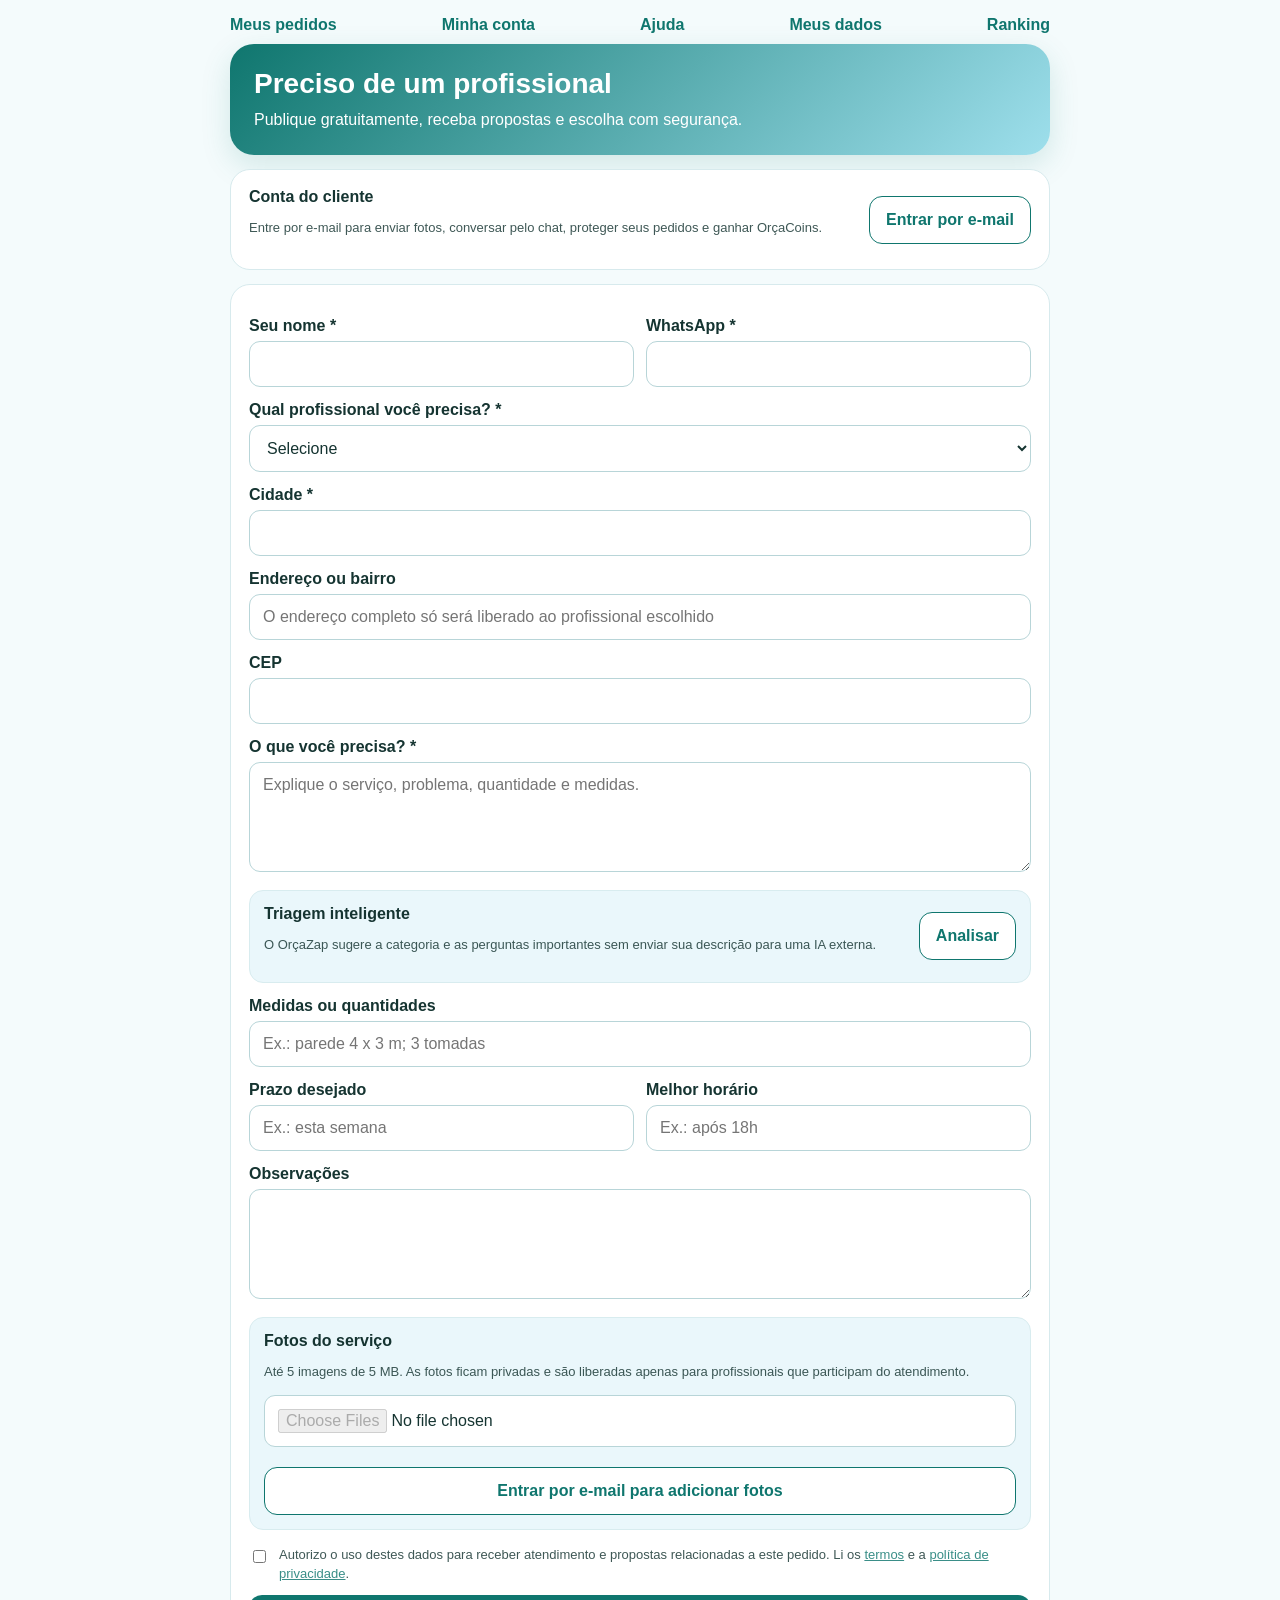
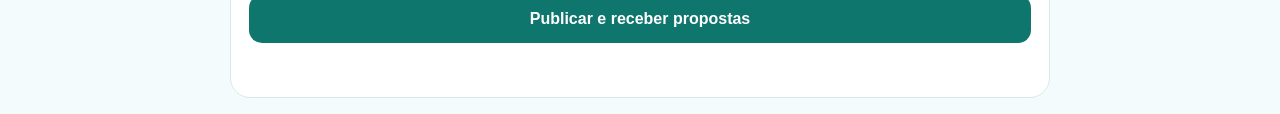
<file: index.html>
<!doctype html>
<html lang="pt-BR">
<head>
  <meta charset="utf-8">
  <meta name="viewport" content="width=device-width,initial-scale=1">
  <meta name="theme-color" content="#0f766e">
  <title>Preciso de um profissional | OrçaZap</title>
  <link rel="stylesheet" href="styles.css">
  <link rel="manifest" href="app.webmanifest">
  <link rel="icon" href="icon-192.png">
  <script src="pwa.js" defer></script>
</head>
<body>
<main>
  <nav>
    <a href="meus-pedidos.html">Meus pedidos</a>
    <a href="cliente.html">Minha conta</a>
    <a href="ajuda.html">Ajuda</a>
    <a href="privacidade-conta.html">Meus dados</a>
    <a href="ranking.html">Ranking</a>
  </nav>

  <header class="hero">
    <h1 id="pageTitle">Preciso de um profissional</h1>
    <p id="pageSubtitle">
      Descreva o serviço e receba propostas de profissionais compatíveis.
    </p>
  </header>

  <section id="accountArea" class="card"></section>

  <form id="orderForm" class="card">
    <div class="grid">
      <div>
        <label for="clientName">Seu nome *</label>
        <input id="clientName" required autocomplete="name" maxlength="120">
      </div>
      <div>
        <label for="clientPhone">WhatsApp *</label>
        <input id="clientPhone" required inputmode="tel" autocomplete="tel" maxlength="30">
      </div>
    </div>

    <label for="profession">Qual profissional você precisa? *</label>
    <select id="profession" required>
      <option value="">Selecione</option>
      <option>Pintor</option>
      <option>Pedreiro / Reformas</option>
      <option>Eletricista</option>
      <option>Encanador / Hidráulica</option>
      <option>Gesseiro / Drywall</option>
      <option>Marceneiro</option>
      <option>Serralheiro</option>
      <option>Vidraceiro</option>
      <option>Técnico de ar-condicionado</option>
      <option>Técnico de eletrodomésticos</option>
      <option>Técnico de T.I.</option>
      <option>Assistência técnica de celular</option>
      <option>Instalador de câmeras / segurança</option>
      <option>Instalador de internet / redes</option>
      <option>Montador de móveis</option>
      <option>Chaveiro</option>
      <option>Jardineiro</option>
      <option>Piscineiro</option>
      <option>Diarista / Faxina</option>
      <option>Lavagem de estofados</option>
      <option>Dedetizador</option>
      <option>Mudanças / Frete</option>
      <option>Mecânico</option>
      <option>Funileiro / Pintura automotiva</option>
      <option>Estética automotiva</option>
      <option>Fotógrafo / Videomaker</option>
      <option>Designer / Gráfica</option>
      <option>Manicure / Beleza</option>
      <option>Cabeleireiro / Barbeiro</option>
      <option>Costureira / Ajustes</option>
      <option>Personal trainer</option>
      <option>Professor particular</option>
      <option>Cuidador</option>
      <option>Eventos / Decoração</option>
      <option>Babá / Cuidador infantil</option>
      <option>Pet sitter / Passeador de cães</option>
      <option>Banho e tosa</option>
      <option>Massagista / Terapias</option>
      <option>Maquiadora</option>
      <option>Depilação / Estética</option>
      <option>Tatuador / Piercing</option>
      <option>Aulas de música</option>
      <option>Aulas de idiomas</option>
      <option>Consultor de vendas</option>
      <option>Social media</option>
      <option>Redator / Copywriter</option>
      <option>Desenvolvedor / Programador</option>
      <option>Motoboy / Entregas</option>
      <option>Guincho / Reboque</option>
      <option>Soldador</option>
      <option>Calheiro</option>
      <option>Telhadista</option>
      <option>Impermeabilização</option>
      <option>Energia solar</option>
      <option>Automação residencial</option>
      <option>Tapeceiro</option>
      <option>Sapateiro</option>
      <option>Borracheiro</option>
      <option>Lava-rápido</option>
      <option>Buffet / Garçom / Churrasqueiro</option>
      <option>DJ / Som / Iluminação</option>
      <option>Locação de brinquedos</option>
      <option>Recreação infantil</option>
      <option>Personal organizer</option>
      <option>Consultoria financeira</option>
      <option>Serviços administrativos</option>
      <option>Confeitaria / Doces e Salgados</option>
      <option>Produtora de casting</option>
      <option>Vendedor autônomo de veículos</option>
      <option>Corretor imobiliário autônomo</option>
      <option>Outros</option>
    </select>

    <label for="city">Cidade *</label>
    <input id="city" required autocomplete="address-level2" maxlength="120">

    <label for="address">Endereço ou bairro</label>
    <input
      id="address"
      maxlength="220"
      placeholder="O endereço completo só será liberado ao profissional escolhido"
    >

    <label for="postalCode">CEP</label>
    <input id="postalCode" inputmode="numeric" autocomplete="postal-code" maxlength="20">

    <label for="serviceText">O que você precisa? *</label>
    <textarea
      id="serviceText"
      required
      maxlength="3000"
      placeholder="Explique o serviço, problema, quantidade e medidas."
    ></textarea>


    <section id="smartTriageArea" class="choice">
      <div class="account-bar">
        <div>
          <strong>Triagem inteligente</strong>
          <p class="small">
            O OrçaZap sugere a categoria e as perguntas importantes sem enviar sua descrição para uma IA externa.
          </p>
        </div>
        <button id="triageButton" type="button" class="secondary">
          Analisar
        </button>
      </div>
      <div id="triageResult" class="hidden"></div>
    </section>

    <label for="measurements">Medidas ou quantidades</label>
    <input
      id="measurements"
      maxlength="500"
      placeholder="Ex.: parede 4 x 3 m; 3 tomadas"
    >

    <div class="grid">
      <div>
        <label for="desiredDate">Prazo desejado</label>
        <input id="desiredDate" maxlength="120" placeholder="Ex.: esta semana">
      </div>
      <div>
        <label for="bestContactTime">Melhor horário</label>
        <input id="bestContactTime" maxlength="120" placeholder="Ex.: após 18h">
      </div>
    </div>

    <label for="notes">Observações</label>
    <textarea id="notes" maxlength="1500"></textarea>

    <section id="photoArea" class="choice">
      <strong>Fotos do serviço</strong>
      <p class="small">
        Até 5 imagens de 5 MB. As fotos ficam privadas e são liberadas
        apenas para profissionais que participam do atendimento.
      </p>
      <input
        id="photos"
        type="file"
        accept="image/jpeg,image/png,image/webp"
        multiple
      >
      <ul id="photoList" class="file-list"></ul>
      <button id="photoLoginButton" type="button" class="secondary hidden">
        Entrar por e-mail para adicionar fotos
      </button>
    </section>

    <div id="marketplaceChoice" class="choice hidden">
      <label class="check">
        <input id="marketplaceConsent" type="checkbox">
        <span>
          Também quero comparar propostas de outros profissionais compatíveis.
          <br>
          <span class="small">
            O telefone permanece protegido até você escolher uma proposta.
          </span>
        </span>
      </label>
    </div>

    <label class="check" style="margin-top:16px">
      <input id="privacyConsent" type="checkbox" required>
      <span class="small">
        Autorizo o uso destes dados para receber atendimento e propostas
        relacionadas a este pedido. Li os
        <a href="termos.html" target="_blank">termos</a> e a
        <a href="privacidade.html" target="_blank">política de privacidade</a>.
      </span>
    </label>

    <button id="submitButton" type="submit">Publicar pedido</button>
    <div id="status" class="status" role="status" aria-live="polite"></div>
  </form>
</main>

<script src="config.js"></script>
<script src="auth.js"></script>
<script src="smart-triage.js"></script>
<script src="index.js"></script>
</body>
</html>
</file>
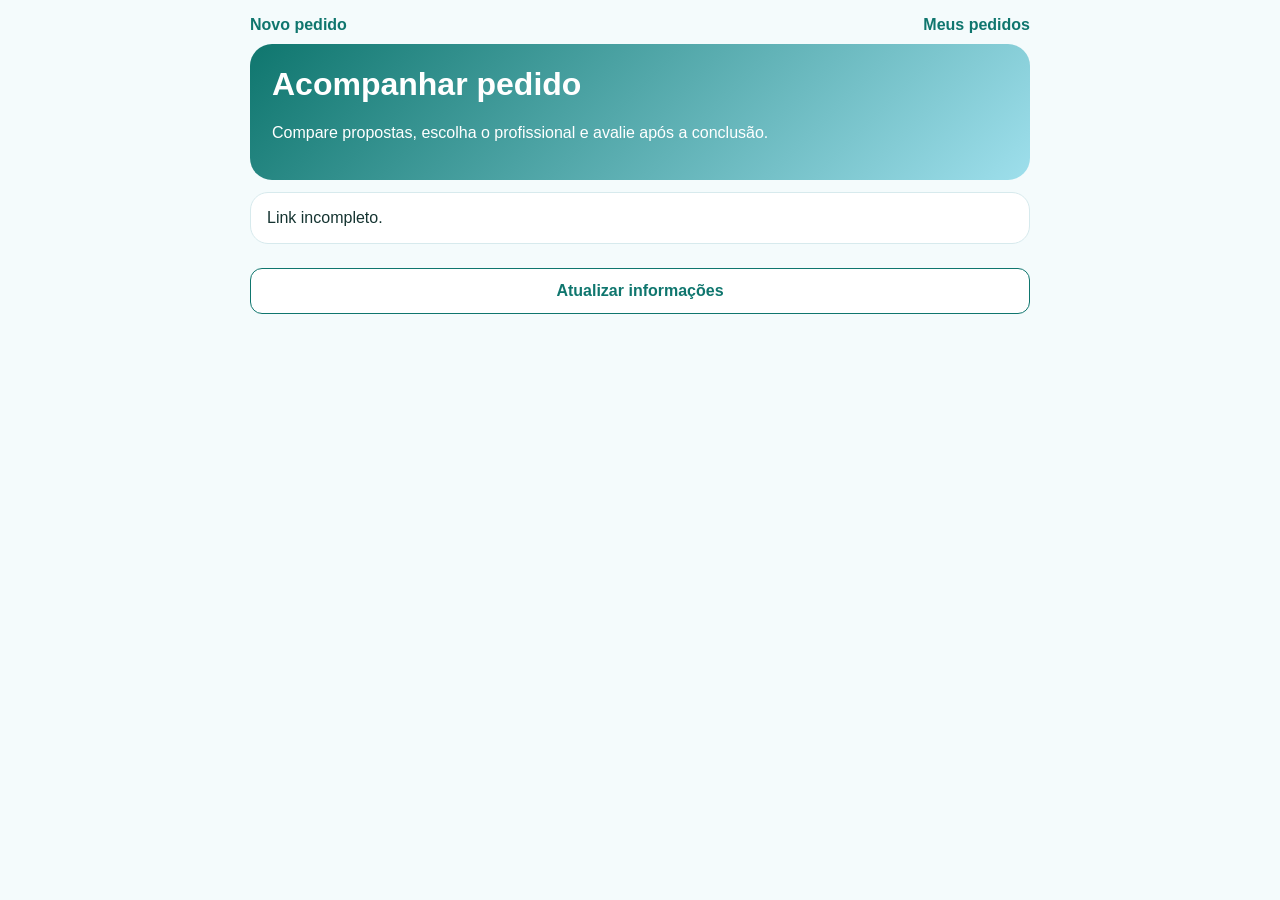
<file: acompanhar.html>
<!doctype html>
<html lang="pt-BR">
<head>
  <meta charset="utf-8">
  <meta name="viewport" content="width=device-width,initial-scale=1">
  <meta name="theme-color" content="#0f766e">
  <title>Acompanhar serviço | OrçaZap</title>
  <style>
    :root{font-family:Arial,Helvetica,sans-serif;color:#153431;background:#f4fbfc}*{box-sizing:border-box}body{margin:0;padding:16px}main{max-width:780px;margin:auto}header{padding:22px;border-radius:22px;background:linear-gradient(135deg,#0f766e,#9edfec);color:white}h1,h2,p{margin-top:0}.card,.proposal{background:white;border:1px solid #d7eaed;border-radius:18px;padding:16px;margin-top:12px}.accepted{border:2px solid #0f766e;background:#effcf8}.tag{display:inline-block;padding:5px 9px;border-radius:999px;background:#eaf7fb;font-size:12px;font-weight:800}.rating{font-weight:900;color:#0f766e}.stars{font-size:25px;letter-spacing:3px;color:#0f766e}button{width:100%;padding:13px;border:0;border-radius:12px;background:#0f766e;color:white;font:inherit;font-weight:900;cursor:pointer;margin-top:12px}button.secondary{background:white;color:#0f766e;border:1px solid #0f766e}button:disabled{opacity:.6;cursor:default}textarea{width:100%;min-height:90px;padding:12px;border:1px solid #b8d5d8;border-radius:10px;font:inherit}.small{font-size:13px;opacity:.8;line-height:1.45}#status{margin-top:12px;font-weight:800}.error{color:#a11f1f}.success{color:#0f766e}.review-box{background:#eaf7fb;border-radius:16px;padding:16px;margin-top:12px}
  </style>
</head>
<body>
<main>
  <nav style="display:flex;justify-content:space-between;align-items:center;margin-bottom:10px">
    <a href="index.html" style="color:#0f766e;font-weight:800;text-decoration:none">Novo pedido</a>
    <a href="meus-pedidos.html" style="color:#0f766e;font-weight:800;text-decoration:none">Meus pedidos</a>
  </nav>
  <header><h1>Acompanhar pedido</h1><p>Compare propostas, escolha o profissional e avalie após a conclusão.</p></header>
  <section id="request" class="card">Carregando pedido...</section>
  <div id="status"></div>
  <section id="proposals"></section>
  <section id="reviewArea"></section>
  <button class="secondary" onclick="load()">Atualizar informações</button>
</main>
<script src="config.js"></script>
<script>
const cfg=window.ORCAZAP_BACKEND||{};const token=new URLSearchParams(location.search).get('t')||'';
if(token){
  const recent=JSON.parse(localStorage.getItem('orcazap_recent_requests_v1')||'[]');
  if(!recent.some(item=>item&&item.token===token)){
    recent.unshift({token,profession:'Pedido OrçaZap',city:'',serviceText:'',createdAt:new Date().toISOString()});
    localStorage.setItem('orcazap_recent_requests_v1',JSON.stringify(recent.slice(0,20)));
  }
}const requestEl=document.getElementById('request');const proposalsEl=document.getElementById('proposals');const reviewArea=document.getElementById('reviewArea');const statusEl=document.getElementById('status');let selectedRating=0;
function esc(v){return String(v||'').replaceAll('&','&amp;').replaceAll('<','&lt;').replaceAll('>','&gt;').replaceAll('"','&quot;').replaceAll("'",'&#039;')}
async function rpc(name,body){const base=String(cfg.supabaseUrl||'').replace(/\/+$/,'');const r=await fetch(`${base}/rest/v1/rpc/${name}`,{method:'POST',headers:{apikey:cfg.supabaseAnonKey,Authorization:`Bearer ${cfg.supabaseAnonKey}`,'Content-Type':'application/json'},body:JSON.stringify(body)});const raw=await r.text();let data=null;if(raw.trim()){try{data=JSON.parse(raw)}catch(_){data=raw}}if(!r.ok)throw new Error(data?.message||data?.hint||'Não foi possível concluir.');return data}
async function acceptProposal(id){if(!confirm('Escolher este profissional? As outras propostas serão encerradas.'))return;statusEl.textContent='Confirmando escolha...';try{await rpc('orcazap_accept_marketplace_proposal',{p_access_token:token,p_interest_id:id});await load()}catch(e){statusEl.textContent=e.message;statusEl.className='error'}}
function setRating(value){selectedRating=value;document.querySelectorAll('[data-star]').forEach(el=>{el.textContent=Number(el.dataset.star)<=value?'★':'☆'})}
async function sendReview(){const comment=document.getElementById('reviewComment')?.value.trim()||'';if(selectedRating<1){alert('Escolha uma nota de 1 a 5.');return}statusEl.textContent='Enviando avaliação...';try{await rpc('orcazap_submit_verified_review',{p_access_token:token,p_rating:selectedRating,p_comment:comment});statusEl.textContent='Avaliação enviada com sucesso.';statusEl.className='success';await load()}catch(e){statusEl.textContent=e.message;statusEl.className='error'}}
async function load(){if(!token){requestEl.textContent='Link incompleto.';return}statusEl.textContent='';statusEl.className='';proposalsEl.innerHTML='';reviewArea.innerHTML='';try{const data=await rpc('orcazap_get_client_marketplace_request',{p_access_token:token});const request=data.request||{};const proposals=Array.isArray(data.proposals)?data.proposals:[];const review=data.review||null;const serviceLabels={pending:'Aguardando escolha',in_progress:'Serviço em andamento',completed:'Serviço concluído — avalie o profissional',reviewed:'Serviço concluído e avaliado',cancelled:'Cancelado'};requestEl.innerHTML=`<span class="tag">${esc(serviceLabels[request.service_status]||request.status||'Pedido')}</span><h2>${esc(request.profession||'Serviço')}</h2><p>${esc(request.service_text)}</p><p class="small">${esc([request.city,request.desired_date].filter(Boolean).join(' • '))}</p>`;
if(!proposals.length){proposalsEl.innerHTML='<div class="card"><h2>Aguardando profissionais</h2><p>Volte a esta página para acompanhar as propostas.</p></div>'}else{proposalsEl.innerHTML=proposals.map(p=>{const accepted=p.status==='accepted';const declined=p.status==='declined';const ratingCount=Number(p.rating_count||0);const rating=Number(p.rating_average||0);const contact=accepted&&p.professional_phone?`<p><strong>Contato liberado:</strong> ${esc(p.professional_phone)}</p>`:'';const profile=p.professional_slug?`<p><a href="perfil.html?p=${encodeURIComponent(p.professional_slug)}" target="_blank">Ver perfil profissional</a></p>`:'';return `<article class="proposal ${accepted?'accepted':''}"><span class="tag">${accepted?'Escolhido':declined?'Encerrado':'Proposta recebida'}</span><h2>${esc(p.professional_name)}</h2><p class="small">${esc([p.profession,p.city].filter(Boolean).join(' • '))}</p><p class="rating">${ratingCount?`★ ${rating.toFixed(1)} • ${ratingCount} avaliação(ões)`:'Profissional ainda sem avaliações verificadas'}</p><p>${esc(p.message||'Profissional interessado no serviço.')}</p>${p.estimated_price?`<p><strong>Estimativa:</strong> ${esc(p.estimated_price)}</p>`:''}${p.availability?`<p><strong>Disponibilidade:</strong> ${esc(p.availability)}</p>`:''}${profile}${contact}${!accepted&&!declined&&!request.selected_interest_id?`<button onclick="acceptProposal('${esc(p.interest_id)}')">Escolher este profissional</button>`:''}</article>`}).join('')}
if(review){reviewArea.innerHTML=`<div class="review-box"><h2>Sua avaliação</h2><div class="stars">${'★'.repeat(Number(review.rating||0))}${'☆'.repeat(5-Number(review.rating||0))}</div><p>${esc(review.comment||'Avaliação enviada.')}</p></div>`}else if(request.service_status==='completed'){reviewArea.innerHTML=`<div class="review-box"><h2>Avalie o serviço</h2><p>Sua avaliação será publicada como verificada.</p><div class="stars">${[1,2,3,4,5].map(i=>`<button data-star="${i}" onclick="setRating(${i})" style="display:inline;width:auto;background:transparent;color:#0f766e;font-size:30px;padding:2px;margin:0">☆</button>`).join('')}</div><textarea id="reviewComment" maxlength="1000" placeholder="Conte como foi o atendimento (opcional)"></textarea><button onclick="sendReview()">Enviar avaliação</button></div>`}
}catch(e){requestEl.textContent='Não foi possível abrir o pedido.';statusEl.textContent=e.message;statusEl.className='error'}}load();
</script>
</body>
</html>
</file>
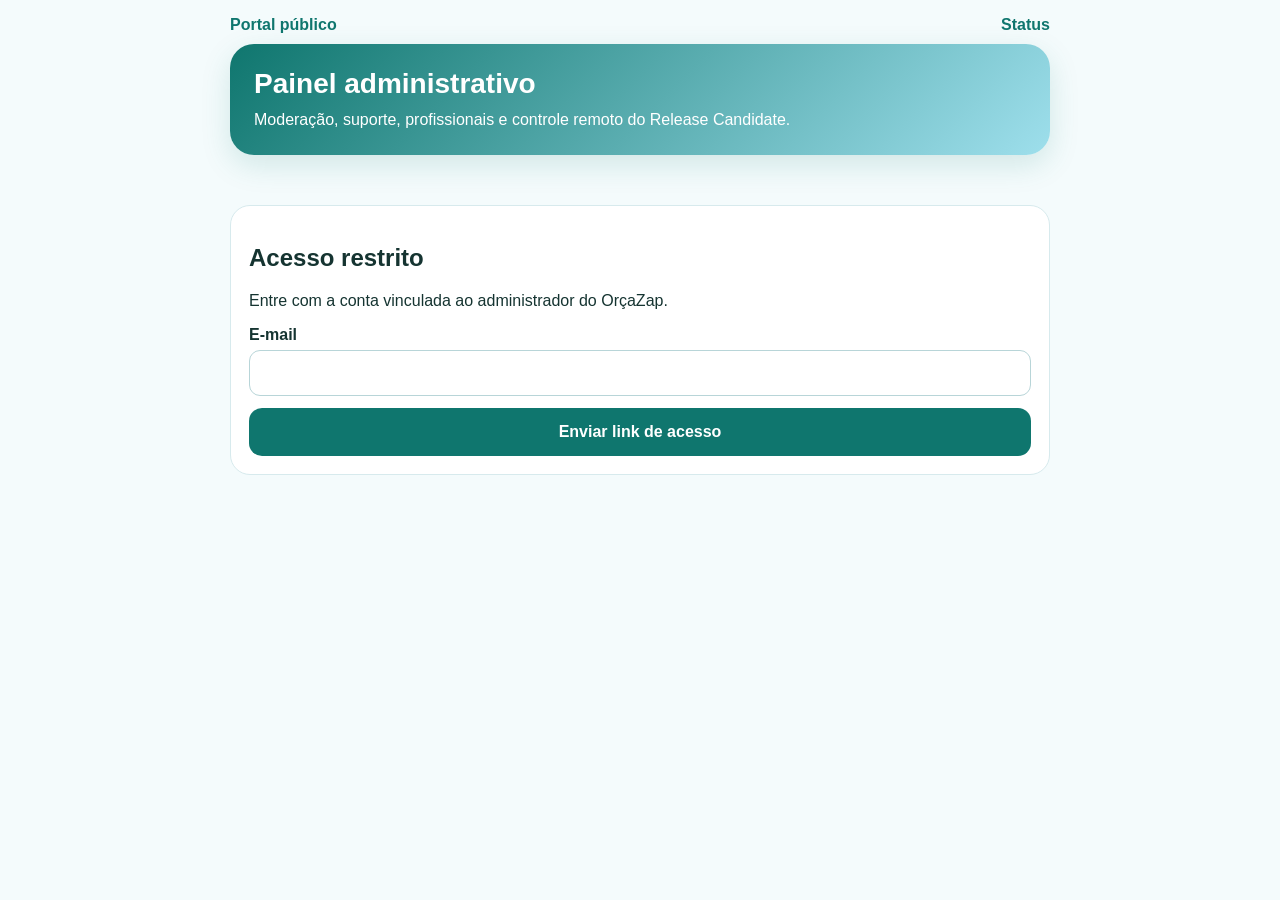
<file: admin.html>
<!doctype html>
<html lang="pt-BR">
<head>
  <meta charset="utf-8">
  <meta name="viewport" content="width=device-width,initial-scale=1">
  <meta name="theme-color" content="#0f766e">
  <title>Painel administrativo | OrçaZap</title>
  <link rel="stylesheet" href="styles.css">
  <link rel="manifest" href="app.webmanifest">
  <link rel="icon" href="icon-192.png">
  <script src="pwa.js" defer></script>
</head>
<body>
<main>
  <nav>
    <a href="index.html">Portal público</a>
    <a href="status.html">Status</a>
  </nav>

  <header class="hero">
    <h1>Painel administrativo</h1>
    <p>
      Moderação, suporte, profissionais e controle remoto do Release Candidate.
    </p>
  </header>

  <div id="status" class="status" role="status" aria-live="polite"></div>
  <section id="accountArea" class="card"></section>
  <section id="content"></section>
</main>

<script src="config.js"></script>
<script src="auth.js"></script>
<script src="admin.js"></script>
</body>
</html>
</file>
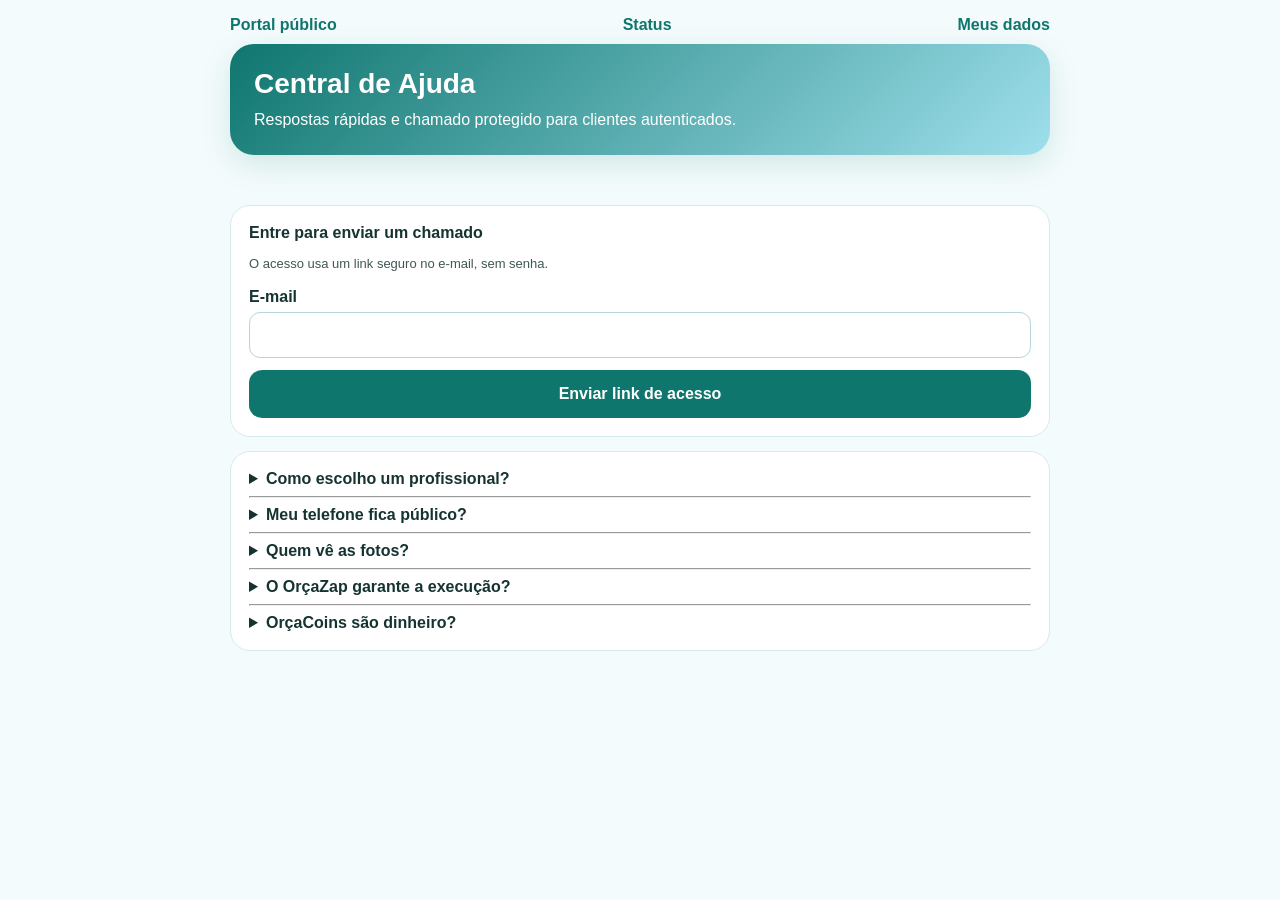
<file: ajuda.html>
<!doctype html>
<html lang="pt-BR">
<head>
  <meta charset="utf-8">
  <meta name="viewport" content="width=device-width,initial-scale=1">
  <meta name="theme-color" content="#0f766e">
  <title>Ajuda | OrçaZap</title>
  <link rel="stylesheet" href="styles.css">
  <link rel="manifest" href="app.webmanifest">
  <link rel="icon" href="icon-192.png">
  <script src="pwa.js" defer></script>
</head>
<body>
<main>
  <nav>
    <a href="index.html">Portal público</a>
    <a href="status.html">Status</a>
    <a href="privacidade-conta.html">Meus dados</a>
  </nav>

  <header class="hero">
    <h1>Central de Ajuda</h1>
    <p>
      Respostas rápidas e chamado protegido para clientes autenticados.
    </p>
  </header>

  <div id="status" class="status" role="status" aria-live="polite"></div>
  <section id="accountArea" class="card"></section>

  <section class="card">
    <details>
      <summary><strong>Como escolho um profissional?</strong></summary>
      <p>
        Compare proposta, perfil, avaliações verificadas, experiência e
        conversa. O OrçaZap não escolhe automaticamente por você.
      </p>
    </details>
    <hr>
    <details>
      <summary><strong>Meu telefone fica público?</strong></summary>
      <p>
        Não. O telefone é liberado ao profissional escolhido. Antes disso,
        o chat bloqueia tentativas de compartilhar contato.
      </p>
    </details>
    <hr>
    <details>
      <summary><strong>Quem vê as fotos?</strong></summary>
      <p>
        A conta do cliente e profissionais que enviaram proposta para aquele
        pedido. As imagens não recebem URL pública permanente.
      </p>
    </details>
    <hr>
    <details>
      <summary><strong>O OrçaZap garante a execução?</strong></summary>
      <p>
        Não. Cliente e profissional negociam e contratam diretamente.
        A plataforma ajuda na organização, comparação e formalização.
      </p>
    </details>
    <hr>
    <details>
      <summary><strong>OrçaCoins são dinheiro?</strong></summary>
      <p>
        Não. São pontos promocionais internos sem promessa de saque,
        investimento ou rendimento.
      </p>
    </details>
  </section>

  <section id="ticketArea"></section>
</main>

<script src="config.js"></script>
<script src="auth.js"></script>
<script src="ajuda.js"></script>
</body>
</html>
</file>
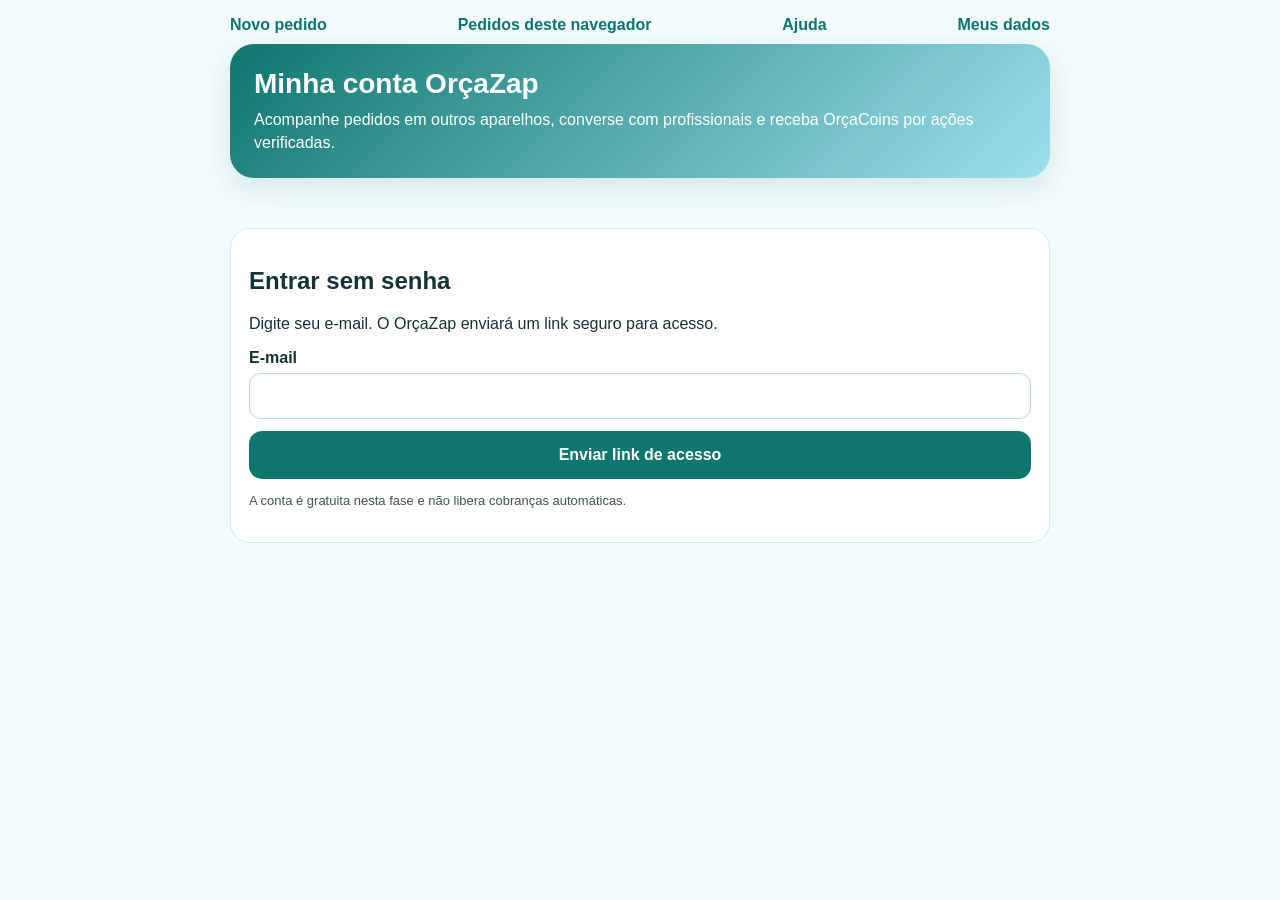
<file: cliente.html>
<!doctype html>
<html lang="pt-BR">
<head>
  <meta charset="utf-8">
  <meta name="viewport" content="width=device-width,initial-scale=1">
  <meta name="theme-color" content="#0f766e">
  <title>Minha conta | OrçaZap</title>
  <link rel="stylesheet" href="styles.css">
  <link rel="manifest" href="app.webmanifest">
  <link rel="icon" href="icon-192.png">
  <script src="pwa.js" defer></script>
</head>
<body>
<main>
  <nav>
    <a href="index.html">Novo pedido</a>
    <a href="meus-pedidos.html">Pedidos deste navegador</a>
    <a href="ajuda.html">Ajuda</a>
    <a href="privacidade-conta.html">Meus dados</a>
  </nav>

  <header class="hero">
    <h1>Minha conta OrçaZap</h1>
    <p>
      Acompanhe pedidos em outros aparelhos, converse com profissionais
      e receba OrçaCoins por ações verificadas.
    </p>
  </header>

  <div id="status" class="status" role="status" aria-live="polite"></div>
  <section id="content"></section>
</main>

<script src="config.js"></script>
<script src="auth.js"></script>
<script src="cliente.js"></script>
</body>
</html>
</file>
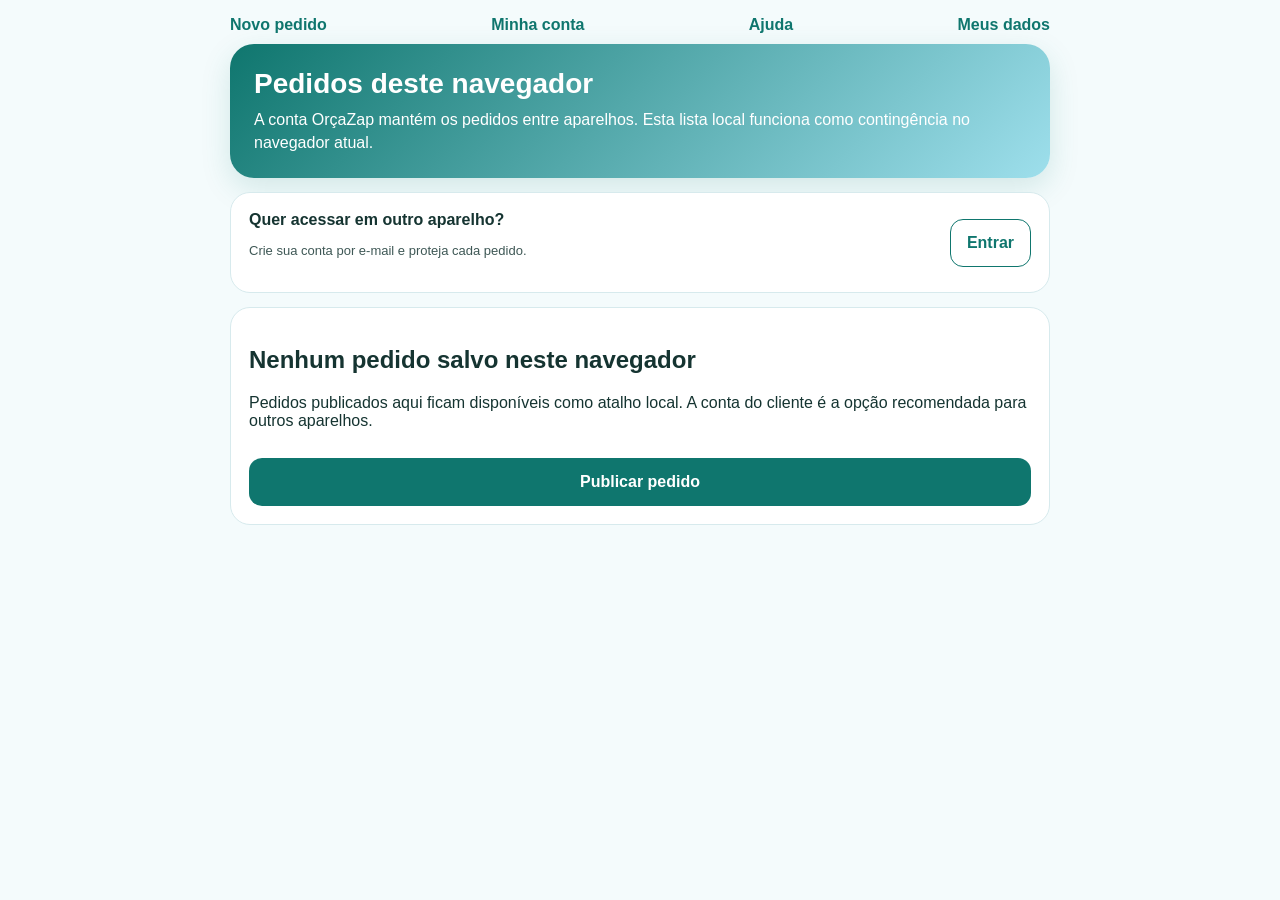
<file: meus-pedidos.html>
<!doctype html>
<html lang="pt-BR">
<head>
  <meta charset="utf-8">
  <meta name="viewport" content="width=device-width,initial-scale=1">
  <meta name="theme-color" content="#0f766e">
  <title>Meus pedidos | OrçaZap</title>
  <link rel="stylesheet" href="styles.css">
  <link rel="manifest" href="app.webmanifest">
  <link rel="icon" href="icon-192.png">
  <script src="pwa.js" defer></script>
</head>
<body>
<main>
  <nav>
    <a href="index.html">Novo pedido</a>
    <a href="cliente.html">Minha conta</a>
    <a href="ajuda.html">Ajuda</a>
    <a href="privacidade-conta.html">Meus dados</a>
  </nav>

  <header class="hero">
    <h1>Pedidos deste navegador</h1>
    <p>
      A conta OrçaZap mantém os pedidos entre aparelhos. Esta lista local
      funciona como contingência no navegador atual.
    </p>
  </header>

  <section id="accountArea" class="card"></section>
  <section id="list"></section>
</main>

<script src="config.js"></script>
<script src="auth.js"></script>
<script src="meus-pedidos.js"></script>
</body>
</html>
</file>
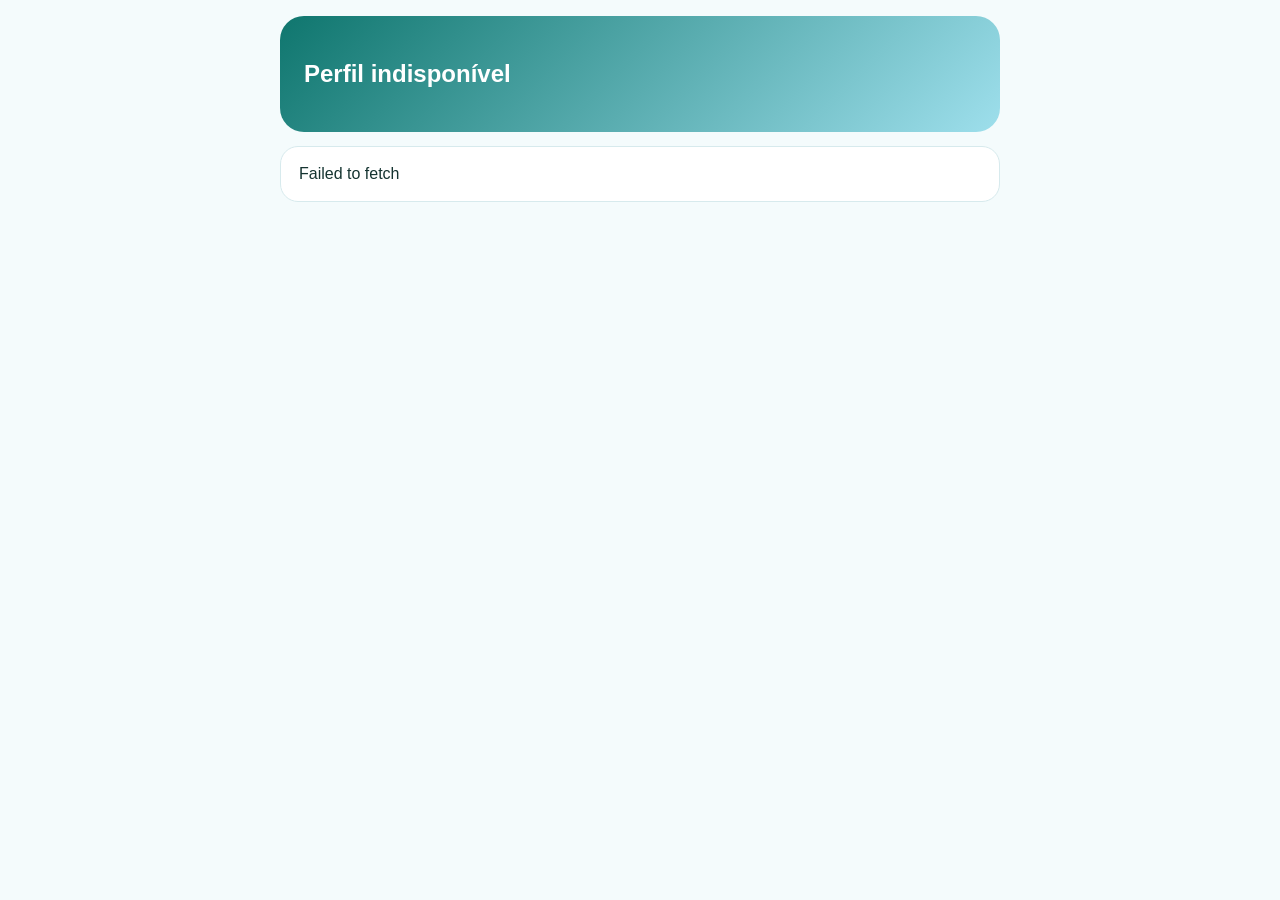
<file: perfil.html>
<!doctype html>
<html lang="pt-BR">
<head>
  <meta charset="utf-8"><meta name="viewport" content="width=device-width,initial-scale=1"><meta name="theme-color" content="#0f766e"><title>Perfil profissional | OrçaZap</title>
  <style>:root{font-family:Arial,Helvetica,sans-serif;color:#153431;background:#f4fbfc}*{box-sizing:border-box}body{margin:0;padding:16px}main{max-width:720px;margin:auto}.hero{padding:24px;border-radius:24px;background:linear-gradient(135deg,#0f766e,#9edfec);color:white}.card{background:white;border:1px solid #d7eaed;border-radius:18px;padding:18px;margin-top:14px}.rating{font-size:20px;font-weight:900;color:#0f766e}.button{display:block;text-align:center;text-decoration:none;padding:14px;border-radius:12px;background:#0f766e;color:white;font-weight:900;margin-top:12px}.links a{display:block;margin-top:9px;color:#0f766e}.small{opacity:.8}</style>
</head>
<body><main><section id="hero" class="hero"><h1>Carregando perfil...</h1></section><section id="content"></section></main>
<script src="config.js"></script><script>
const cfg=window.ORCAZAP_BACKEND||{};const slug=new URLSearchParams(location.search).get('p')||'';const hero=document.getElementById('hero');const content=document.getElementById('content');function esc(v){return String(v||'').replaceAll('&','&amp;').replaceAll('<','&lt;').replaceAll('>','&gt;').replaceAll('\"','&quot;')}function safeUrl(v){try{const u=new URL(String(v||''),location.href);return ['http:','https:'].includes(u.protocol)?u.href:''}catch(_){return ''}}
async function rpc(name,body){const b=String(cfg.supabaseUrl||'').replace(/\/+$/,'');const r=await fetch(`${b}/rest/v1/rpc/${name}`,{method:'POST',headers:{apikey:cfg.supabaseAnonKey,Authorization:`Bearer ${cfg.supabaseAnonKey}`,'Content-Type':'application/json'},body:JSON.stringify(body)});const raw=await r.text();let d=null;if(raw.trim()){try{d=JSON.parse(raw)}catch(_){d=raw}}if(!r.ok)throw new Error(d?.message||'Não foi possível carregar.');return d}
async function load(){try{const rows=await rpc('orcazap_get_public_professional',{p_slug:slug});if(!Array.isArray(rows)||!rows.length)throw new Error('Profissional não encontrado.');const p=rows[0];const count=Number(p.rating_count||0);const avg=Number(p.rating_average||0);hero.innerHTML=`<h1>${esc(p.display_name)}</h1><p>${esc([p.profession,p.city].filter(Boolean).join(' • '))}</p>`;content.innerHTML=`<div class="card"><div class="rating">${count?`★ ${avg.toFixed(1)} • ${count} avaliação(ões) verificada(s)`:'Novo perfil no OrçaZap'}</div><p class="small">Avaliações são liberadas apenas após serviços concluídos pelo marketplace.</p><a class="button" href="index.html?p=${encodeURIComponent(p.slug)}">Solicitar orçamento</a><div class="links">${safeUrl(p.instagram)?`<a href="${esc(safeUrl(p.instagram))}" target="_blank" rel="noopener">Instagram</a>`:''}${safeUrl(p.facebook)?`<a href="${esc(safeUrl(p.facebook))}" target="_blank" rel="noopener">Facebook</a>`:''}${safeUrl(p.tiktok)?`<a href="${esc(safeUrl(p.tiktok))}" target="_blank" rel="noopener">TikTok</a>`:''}${safeUrl(p.website)?`<a href="${esc(safeUrl(p.website))}" target="_blank" rel="noopener">Site</a>`:''}</div></div>`}catch(e){hero.innerHTML='<h1>Perfil indisponível</h1>';content.innerHTML=`<div class="card">${esc(e.message)}</div>`}}load();
</script></body></html>
</file>
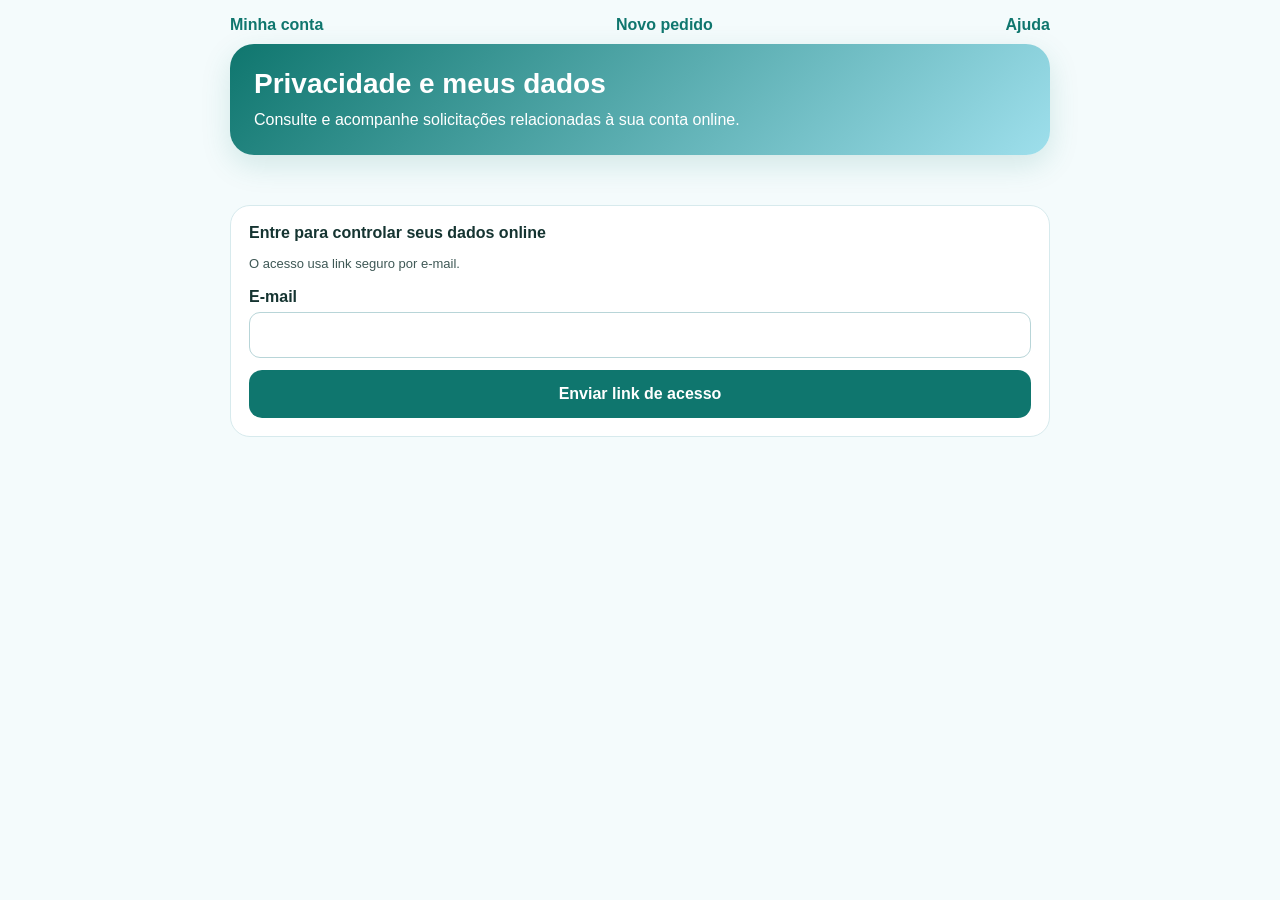
<file: privacidade-conta.html>
<!doctype html>
<html lang="pt-BR">
<head>
  <meta charset="utf-8">
  <meta name="viewport" content="width=device-width,initial-scale=1">
  <meta name="theme-color" content="#0f766e">
  <title>Privacidade e dados | OrçaZap</title>
  <link rel="stylesheet" href="styles.css">
  <link rel="manifest" href="app.webmanifest">
  <link rel="icon" href="icon-192.png">
  <script src="pwa.js" defer></script>
</head>
<body>
<main>
  <nav>
    <a href="cliente.html">Minha conta</a>
    <a href="index.html">Novo pedido</a>
    <a href="ajuda.html">Ajuda</a>
  </nav>

  <header class="hero">
    <h1>Privacidade e meus dados</h1>
    <p>
      Consulte e acompanhe solicitações relacionadas à sua conta online.
    </p>
  </header>

  <div id="status" class="status" role="status" aria-live="polite"></div>
  <section id="accountArea" class="card"></section>
  <section id="content"></section>
</main>

<script src="config.js"></script>
<script src="auth.js"></script>
<script src="privacidade-conta.js"></script>
</body>
</html>
</file>
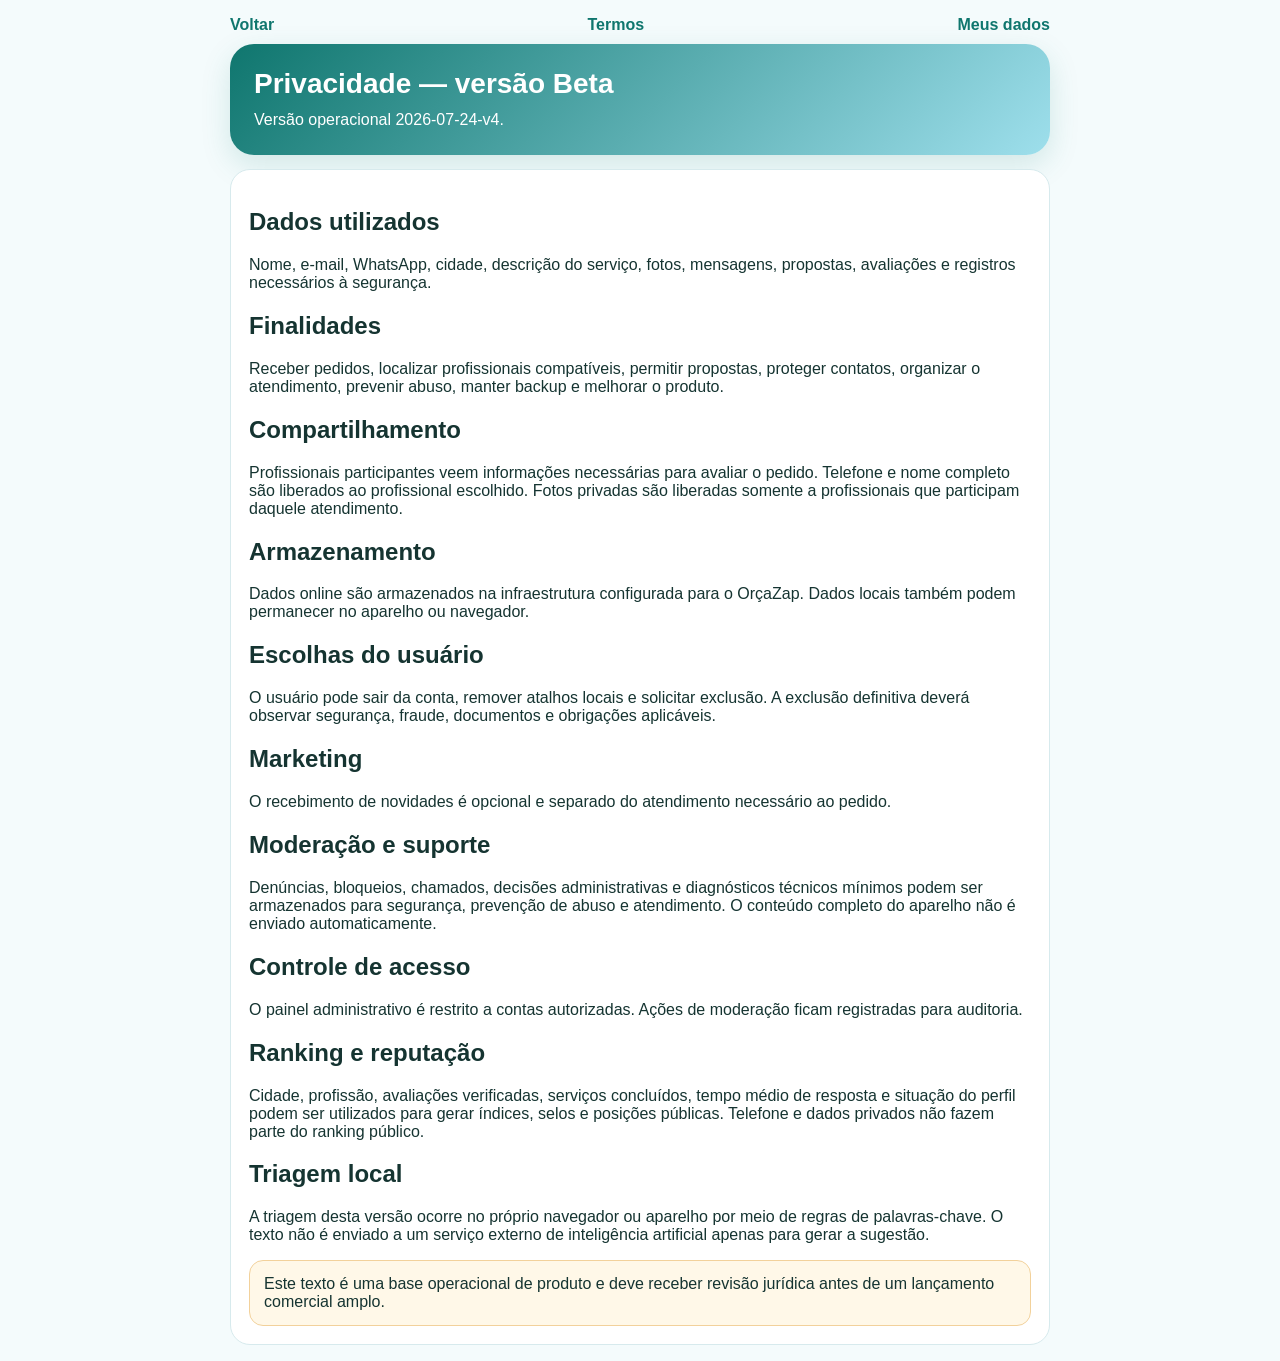
<file: privacidade.html>
<!doctype html>
<html lang="pt-BR">
<head>
  <meta charset="utf-8">
  <meta name="viewport" content="width=device-width,initial-scale=1">
  <meta name="theme-color" content="#0f766e">
  <title>Privacidade | OrçaZap</title>
  <link rel="stylesheet" href="styles.css">
  <link rel="manifest" href="app.webmanifest">
  <link rel="icon" href="icon-192.png">
  <script src="pwa.js" defer></script>
</head>
<body>
<main>
  <nav>
    <a href="index.html">Voltar</a>
    <a href="termos.html">Termos</a>
    <a href="privacidade-conta.html">Meus dados</a>
  </nav>

  <header class="hero">
    <h1>Privacidade — versão Beta</h1>
    <p>Versão operacional 2026-07-24-v4.</p>
  </header>

  <section class="card">
    <h2>Dados utilizados</h2>
    <p>
      Nome, e-mail, WhatsApp, cidade, descrição do serviço, fotos,
      mensagens, propostas, avaliações e registros necessários à segurança.
    </p>

    <h2>Finalidades</h2>
    <p>
      Receber pedidos, localizar profissionais compatíveis, permitir
      propostas, proteger contatos, organizar o atendimento, prevenir abuso,
      manter backup e melhorar o produto.
    </p>

    <h2>Compartilhamento</h2>
    <p>
      Profissionais participantes veem informações necessárias para avaliar
      o pedido. Telefone e nome completo são liberados ao profissional
      escolhido. Fotos privadas são liberadas somente a profissionais que
      participam daquele atendimento.
    </p>

    <h2>Armazenamento</h2>
    <p>
      Dados online são armazenados na infraestrutura configurada para o
      OrçaZap. Dados locais também podem permanecer no aparelho ou navegador.
    </p>

    <h2>Escolhas do usuário</h2>
    <p>
      O usuário pode sair da conta, remover atalhos locais e solicitar
      exclusão. A exclusão definitiva deverá observar segurança, fraude,
      documentos e obrigações aplicáveis.
    </p>

    <h2>Marketing</h2>
    <p>
      O recebimento de novidades é opcional e separado do atendimento
      necessário ao pedido.
    </p>


    <h2>Moderação e suporte</h2>
    <p>
      Denúncias, bloqueios, chamados, decisões administrativas e
      diagnósticos técnicos mínimos podem ser armazenados para segurança,
      prevenção de abuso e atendimento. O conteúdo completo do aparelho não
      é enviado automaticamente.
    </p>

    <h2>Controle de acesso</h2>
    <p>
      O painel administrativo é restrito a contas autorizadas. Ações de
      moderação ficam registradas para auditoria.
    </p>


    <h2>Ranking e reputação</h2>
    <p>
      Cidade, profissão, avaliações verificadas, serviços concluídos, tempo
      médio de resposta e situação do perfil podem ser utilizados para gerar
      índices, selos e posições públicas. Telefone e dados privados não fazem
      parte do ranking público.
    </p>

    <h2>Triagem local</h2>
    <p>
      A triagem desta versão ocorre no próprio navegador ou aparelho por meio
      de regras de palavras-chave. O texto não é enviado a um serviço externo
      de inteligência artificial apenas para gerar a sugestão.
    </p>

    <div class="info warning-box">
      Este texto é uma base operacional de produto e deve receber revisão
      jurídica antes de um lançamento comercial amplo.
    </div>
  </section>
</main>
</body>
</html>
</file>
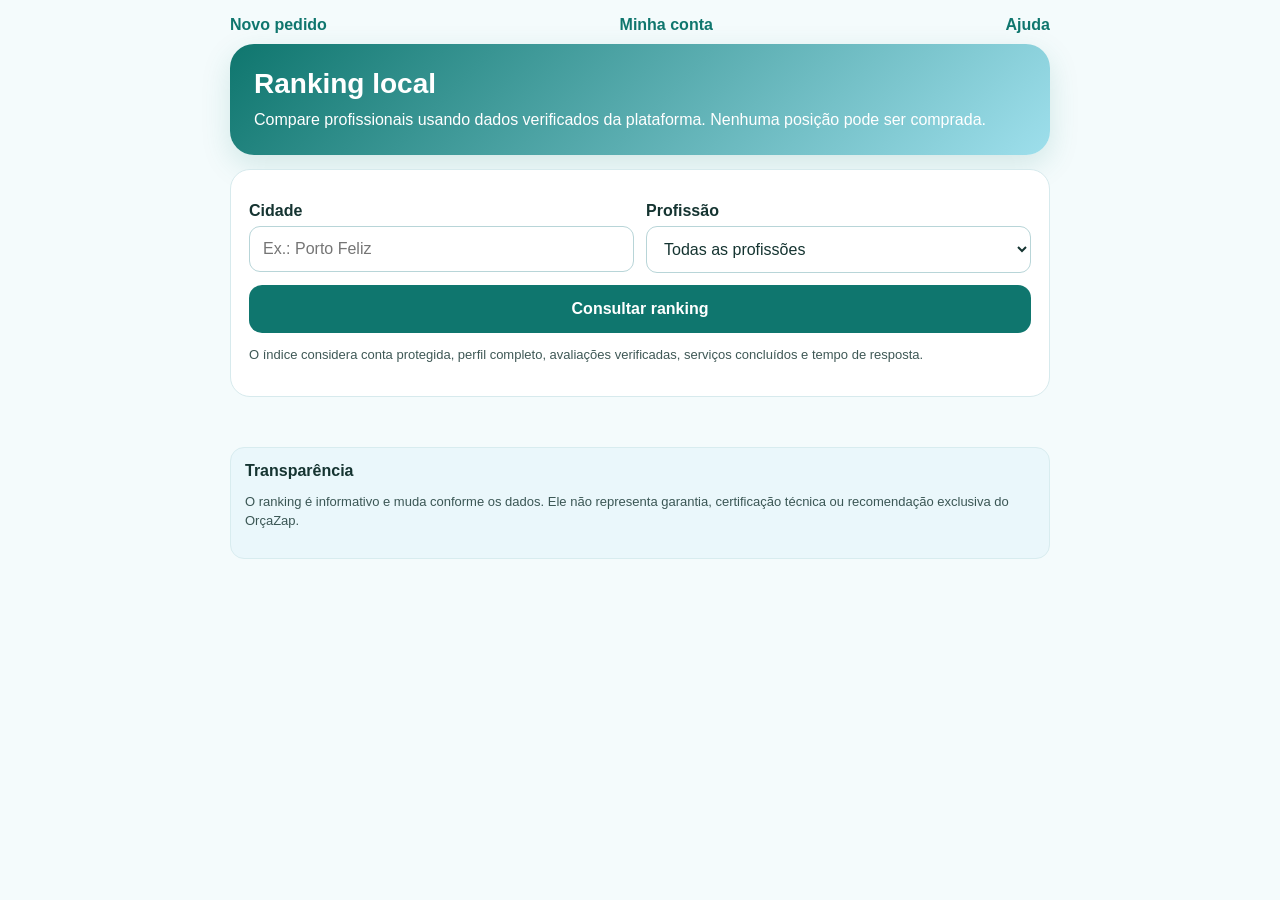
<file: ranking.html>
<!doctype html>
<html lang="pt-BR">
<head>
  <meta charset="utf-8">
  <meta name="viewport" content="width=device-width,initial-scale=1">
  <meta name="theme-color" content="#0f766e">
  <title>Ranking local | OrçaZap</title>
  <link rel="stylesheet" href="styles.css">
  <link rel="manifest" href="app.webmanifest">
  <link rel="icon" href="icon-192.png">
  <script src="pwa.js" defer></script>
</head>
<body>
<main>
  <nav>
    <a href="index.html">Novo pedido</a>
    <a href="cliente.html">Minha conta</a>
    <a href="ajuda.html">Ajuda</a>
  </nav>

  <header class="hero">
    <h1>Ranking local</h1>
    <p>
      Compare profissionais usando dados verificados da plataforma.
      Nenhuma posição pode ser comprada.
    </p>
  </header>

  <section class="card">
    <div class="grid">
      <div>
        <label for="city">Cidade</label>
        <input id="city" maxlength="120" placeholder="Ex.: Porto Feliz">
      </div>
      <div>
        <label for="profession">Profissão</label>
        <select id="profession">
          <option value="">Todas as profissões</option>
        </select>
      </div>
    </div>
    <button id="searchButton" type="button">Consultar ranking</button>
    <p class="small">
      O índice considera conta protegida, perfil completo, avaliações
      verificadas, serviços concluídos e tempo de resposta.
    </p>
  </section>

  <div id="status" class="status" role="status" aria-live="polite"></div>
  <section id="results"></section>

  <section class="card info">
    <strong>Transparência</strong>
    <p class="small">
      O ranking é informativo e muda conforme os dados. Ele não representa
      garantia, certificação técnica ou recomendação exclusiva do OrçaZap.
    </p>
  </section>
</main>

<script src="config.js"></script>
<script src="auth.js"></script>
<script src="ranking.js"></script>
</body>
</html>
</file>
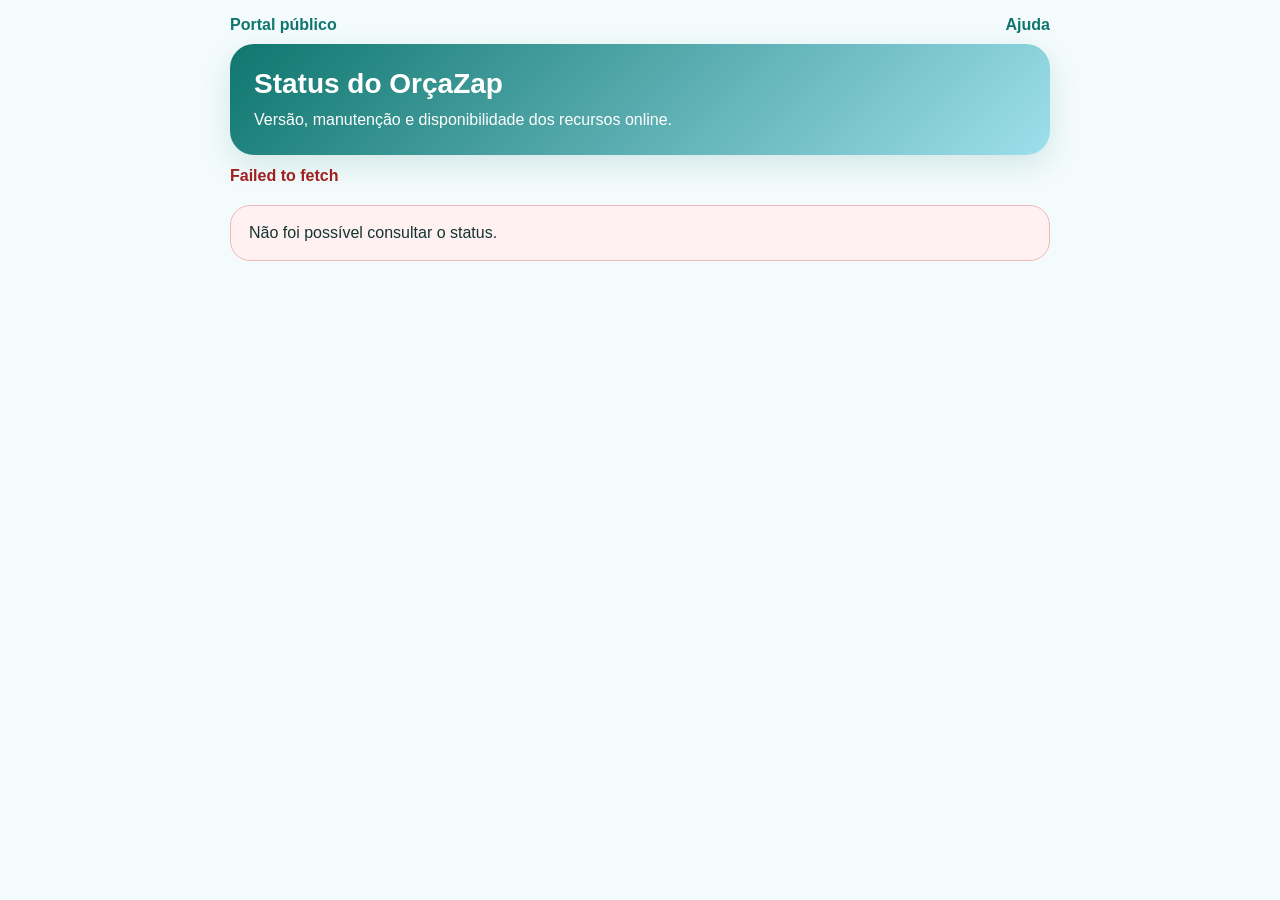
<file: status.html>
<!doctype html>
<html lang="pt-BR">
<head>
  <meta charset="utf-8">
  <meta name="viewport" content="width=device-width,initial-scale=1">
  <meta name="theme-color" content="#0f766e">
  <title>Status do sistema | OrçaZap</title>
  <link rel="stylesheet" href="styles.css">
  <link rel="manifest" href="app.webmanifest">
  <link rel="icon" href="icon-192.png">
  <script src="pwa.js" defer></script>
</head>
<body>
<main>
  <nav>
    <a href="index.html">Portal público</a>
    <a href="ajuda.html">Ajuda</a>
  </nav>

  <header class="hero">
    <h1>Status do OrçaZap</h1>
    <p>
      Versão, manutenção e disponibilidade dos recursos online.
    </p>
  </header>

  <div id="status" class="status" role="status" aria-live="polite"></div>
  <section id="content"></section>
</main>

<script src="config.js"></script>
<script src="auth.js"></script>
<script src="status.js"></script>
</body>
</html>
</file>
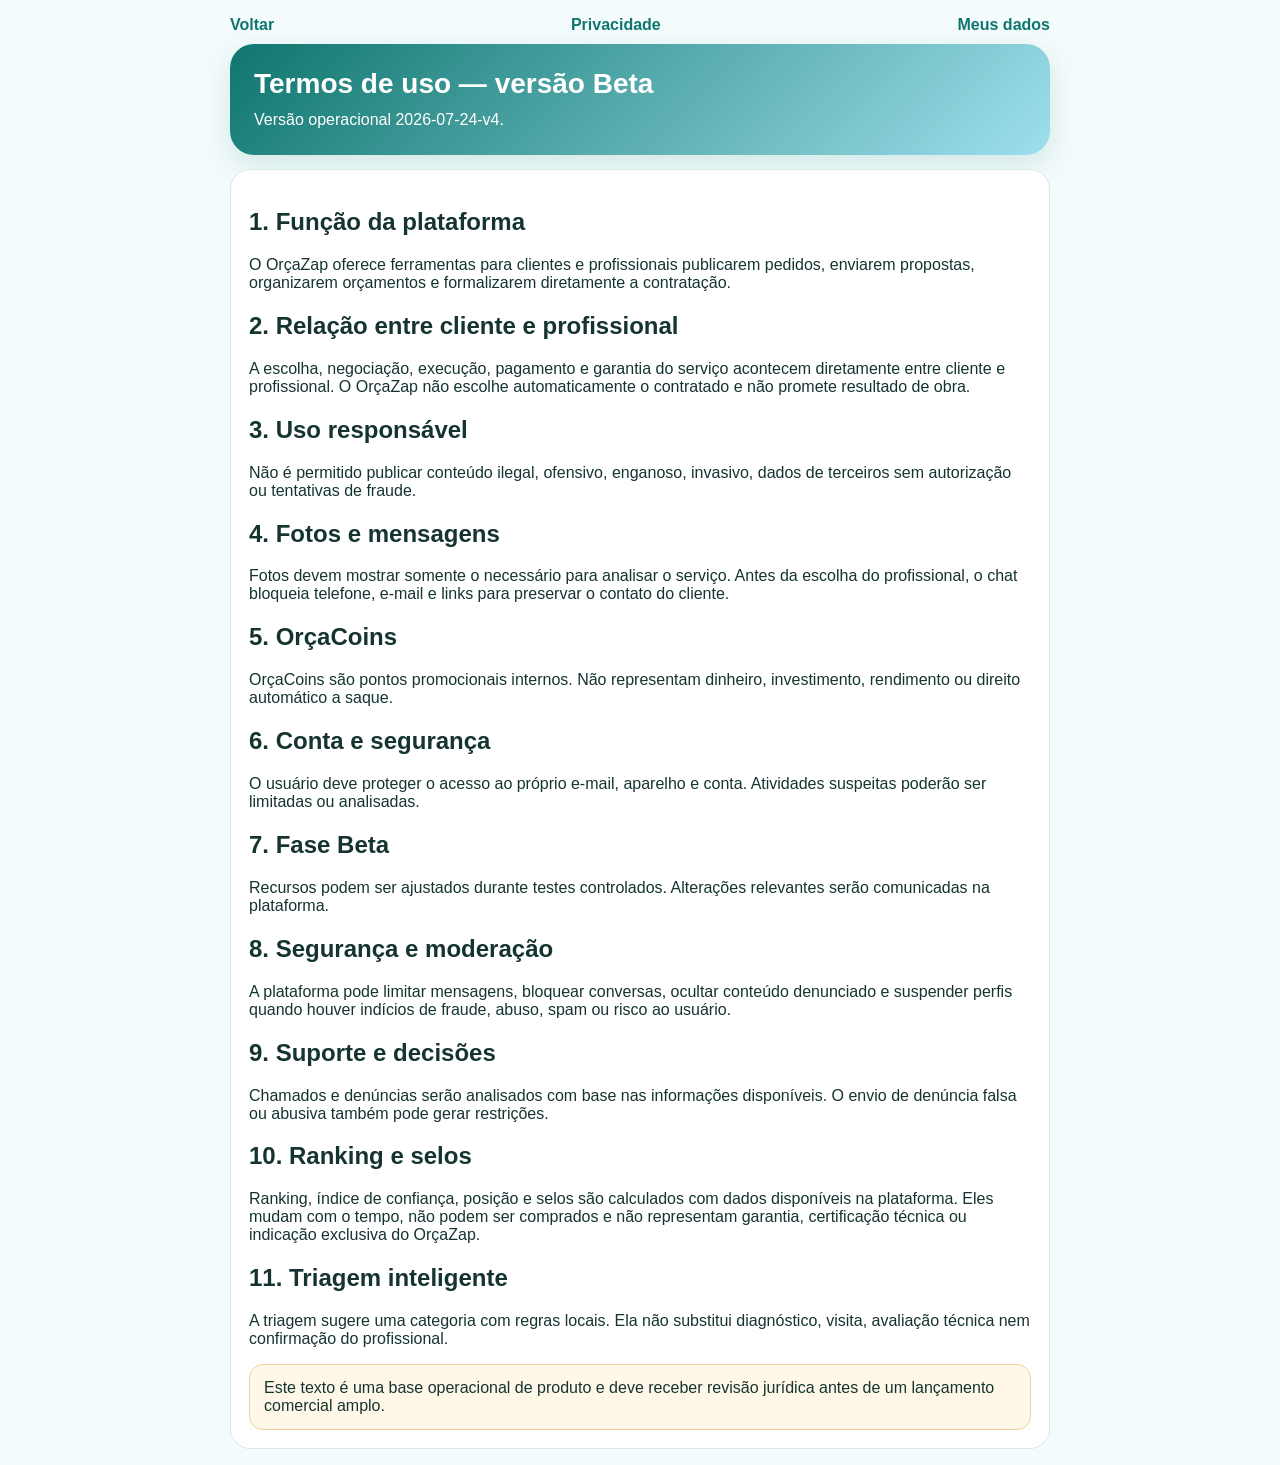
<file: termos.html>
<!doctype html>
<html lang="pt-BR">
<head>
  <meta charset="utf-8">
  <meta name="viewport" content="width=device-width,initial-scale=1">
  <meta name="theme-color" content="#0f766e">
  <title>Termos de uso | OrçaZap</title>
  <link rel="stylesheet" href="styles.css">
  <link rel="manifest" href="app.webmanifest">
  <link rel="icon" href="icon-192.png">
  <script src="pwa.js" defer></script>
</head>
<body>
<main>
  <nav>
    <a href="index.html">Voltar</a>
    <a href="privacidade.html">Privacidade</a>
    <a href="privacidade-conta.html">Meus dados</a>
  </nav>

  <header class="hero">
    <h1>Termos de uso — versão Beta</h1>
    <p>Versão operacional 2026-07-24-v4.</p>
  </header>

  <section class="card">
    <h2>1. Função da plataforma</h2>
    <p>
      O OrçaZap oferece ferramentas para clientes e profissionais publicarem
      pedidos, enviarem propostas, organizarem orçamentos e formalizarem
      diretamente a contratação.
    </p>

    <h2>2. Relação entre cliente e profissional</h2>
    <p>
      A escolha, negociação, execução, pagamento e garantia do serviço
      acontecem diretamente entre cliente e profissional. O OrçaZap não
      escolhe automaticamente o contratado e não promete resultado de obra.
    </p>

    <h2>3. Uso responsável</h2>
    <p>
      Não é permitido publicar conteúdo ilegal, ofensivo, enganoso, invasivo,
      dados de terceiros sem autorização ou tentativas de fraude.
    </p>

    <h2>4. Fotos e mensagens</h2>
    <p>
      Fotos devem mostrar somente o necessário para analisar o serviço.
      Antes da escolha do profissional, o chat bloqueia telefone, e-mail e
      links para preservar o contato do cliente.
    </p>

    <h2>5. OrçaCoins</h2>
    <p>
      OrçaCoins são pontos promocionais internos. Não representam dinheiro,
      investimento, rendimento ou direito automático a saque.
    </p>

    <h2>6. Conta e segurança</h2>
    <p>
      O usuário deve proteger o acesso ao próprio e-mail, aparelho e conta.
      Atividades suspeitas poderão ser limitadas ou analisadas.
    </p>

    <h2>7. Fase Beta</h2>
    <p>
      Recursos podem ser ajustados durante testes controlados. Alterações
      relevantes serão comunicadas na plataforma.
    </p>


    <h2>8. Segurança e moderação</h2>
    <p>
      A plataforma pode limitar mensagens, bloquear conversas, ocultar
      conteúdo denunciado e suspender perfis quando houver indícios de
      fraude, abuso, spam ou risco ao usuário.
    </p>

    <h2>9. Suporte e decisões</h2>
    <p>
      Chamados e denúncias serão analisados com base nas informações
      disponíveis. O envio de denúncia falsa ou abusiva também pode gerar
      restrições.
    </p>


    <h2>10. Ranking e selos</h2>
    <p>
      Ranking, índice de confiança, posição e selos são calculados com dados
      disponíveis na plataforma. Eles mudam com o tempo, não podem ser
      comprados e não representam garantia, certificação técnica ou indicação
      exclusiva do OrçaZap.
    </p>

    <h2>11. Triagem inteligente</h2>
    <p>
      A triagem sugere uma categoria com regras locais. Ela não substitui
      diagnóstico, visita, avaliação técnica nem confirmação do profissional.
    </p>

    <div class="info warning-box">
      Este texto é uma base operacional de produto e deve receber revisão
      jurídica antes de um lançamento comercial amplo.
    </div>
  </section>
</main>
</body>
</html>
</file>
<file: styles.css>
:root {
  font-family: Arial, Helvetica, sans-serif;
  color: #153431;
  background: #f4fbfc;
  color-scheme: light;
}
* { box-sizing: border-box; }
body { margin: 0; padding: 16px; }
main { width: min(820px, 100%); margin: auto; }
a { color: #0f766e; }
nav {
  display: flex;
  justify-content: space-between;
  align-items: center;
  gap: 12px;
  margin-bottom: 10px;
}
nav a {
  font-weight: 800;
  text-decoration: none;
}
.hero {
  padding: 24px;
  border-radius: 24px;
  background: linear-gradient(135deg, #0f766e, #9edfec);
  color: white;
  box-shadow: 0 10px 30px rgba(15, 118, 110, .15);
}
.hero h1 { margin: 0 0 8px; font-size: 28px; }
.hero p { margin: 0; line-height: 1.45; }
.card, .proposal {
  margin-top: 14px;
  padding: 18px;
  border: 1px solid #d7eaed;
  border-radius: 20px;
  background: white;
}
.proposal.accepted {
  border: 2px solid #0f766e;
  background: #effcf8;
}
.grid {
  display: grid;
  grid-template-columns: 1fr 1fr;
  gap: 12px;
}
label {
  display: block;
  margin: 14px 0 6px;
  font-weight: 800;
}
input, textarea, select {
  width: 100%;
  padding: 13px;
  border: 1px solid #b8d5d8;
  border-radius: 11px;
  background: white;
  color: #153431;
  font: inherit;
}
input:focus, textarea:focus, select:focus {
  outline: 3px solid rgba(15, 118, 110, .14);
  border-color: #0f766e;
}
textarea { min-height: 110px; resize: vertical; }
button, .button {
  display: inline-flex;
  width: 100%;
  min-height: 48px;
  align-items: center;
  justify-content: center;
  gap: 8px;
  margin-top: 12px;
  padding: 13px 16px;
  border: 0;
  border-radius: 13px;
  background: #0f766e;
  color: white;
  font: inherit;
  font-weight: 900;
  text-decoration: none;
  cursor: pointer;
}
button.secondary, .button.secondary {
  border: 1px solid #0f766e;
  background: white;
  color: #0f766e;
}
button.danger {
  border: 1px solid #a11f1f;
  background: white;
  color: #a11f1f;
}
button:disabled { opacity: .58; cursor: default; }
.small { font-size: 13px; line-height: 1.45; opacity: .82; }
.muted { opacity: .72; }
.choice, .info {
  margin-top: 14px;
  padding: 14px;
  border: 1px solid #d8ecef;
  border-radius: 14px;
  background: #eaf7fb;
}
.success-box {
  border-color: #bce7d7;
  background: #effcf8;
}
.warning-box {
  border-color: #f2d19b;
  background: #fff8e8;
}
.error-box {
  border-color: #f0b8b8;
  background: #fff1f1;
}
.check {
  display: flex;
  gap: 10px;
  align-items: flex-start;
  margin: 0;
  font-weight: 400;
}
.check input { width: auto; margin-top: 4px; }
.tag {
  display: inline-block;
  padding: 5px 9px;
  border-radius: 999px;
  background: #eaf7fb;
  color: #153431;
  font-size: 12px;
  font-weight: 800;
}
.rating { color: #0f766e; font-weight: 900; }
.stars { color: #0f766e; font-size: 25px; letter-spacing: 3px; }
.status {
  min-height: 24px;
  margin-top: 12px;
  font-weight: 800;
}
.status.success { color: #0f766e; }
.status.error { color: #a11f1f; }
.hidden { display: none !important; }
.account-bar {
  display: flex;
  align-items: center;
  gap: 12px;
}
.account-bar > div { flex: 1; }
.account-bar button, .account-bar .button {
  width: auto;
  margin: 0;
}
.metrics {
  display: grid;
  grid-template-columns: repeat(3, 1fr);
  gap: 10px;
  margin-top: 14px;
}
.metric {
  padding: 14px;
  border: 1px solid #d7eaed;
  border-radius: 16px;
  background: white;
  text-align: center;
}
.metric strong {
  display: block;
  color: #0f766e;
  font-size: 24px;
}
.file-list {
  margin: 8px 0 0;
  padding-left: 20px;
}
.gallery {
  display: grid;
  grid-template-columns: repeat(2, 1fr);
  gap: 10px;
  margin-top: 12px;
}
.gallery figure {
  margin: 0;
  overflow: hidden;
  border: 1px solid #d7eaed;
  border-radius: 14px;
  background: white;
}
.gallery img {
  display: block;
  width: 100%;
  aspect-ratio: 4 / 3;
  object-fit: cover;
}
.gallery figcaption {
  padding: 8px;
  font-size: 12px;
}
.chat-panel {
  margin-top: 12px;
  padding: 14px;
  border: 1px solid #d7eaed;
  border-radius: 16px;
  background: #f8fcfc;
}
.messages {
  max-height: 380px;
  overflow-y: auto;
  padding: 6px;
}
.message {
  max-width: 82%;
  margin: 8px 0;
  padding: 10px 12px;
  border-radius: 15px;
  white-space: pre-wrap;
}
.message.client {
  margin-left: auto;
  border-bottom-right-radius: 4px;
  background: #0f766e;
  color: white;
}
.message.professional {
  margin-right: auto;
  border: 1px solid #d7eaed;
  border-bottom-left-radius: 4px;
  background: white;
}
.message time {
  display: block;
  margin-top: 4px;
  font-size: 11px;
  opacity: .72;
  text-align: right;
}
.inline-actions {
  display: grid;
  grid-template-columns: 1fr 1fr;
  gap: 8px;
}
.review-box {
  margin-top: 14px;
  padding: 16px;
  border-radius: 16px;
  background: #eaf7fb;
}
@media (max-width: 640px) {
  body { padding: 10px; }
  .grid, .metrics, .gallery, .inline-actions {
    grid-template-columns: 1fr;
  }
  .hero { padding: 20px; }
  .account-bar { align-items: flex-start; flex-direction: column; }
  .account-bar button, .account-bar .button { width: 100%; }
}

.pwa-install-button {
  position: fixed;
  right: 16px;
  bottom: 16px;
  z-index: 1000;
  width: auto;
  min-height: 44px;
  margin: 0;
  padding: 11px 16px;
  border-radius: 999px;
  box-shadow: 0 10px 24px rgba(15, 118, 110, .28);
}
</file>
